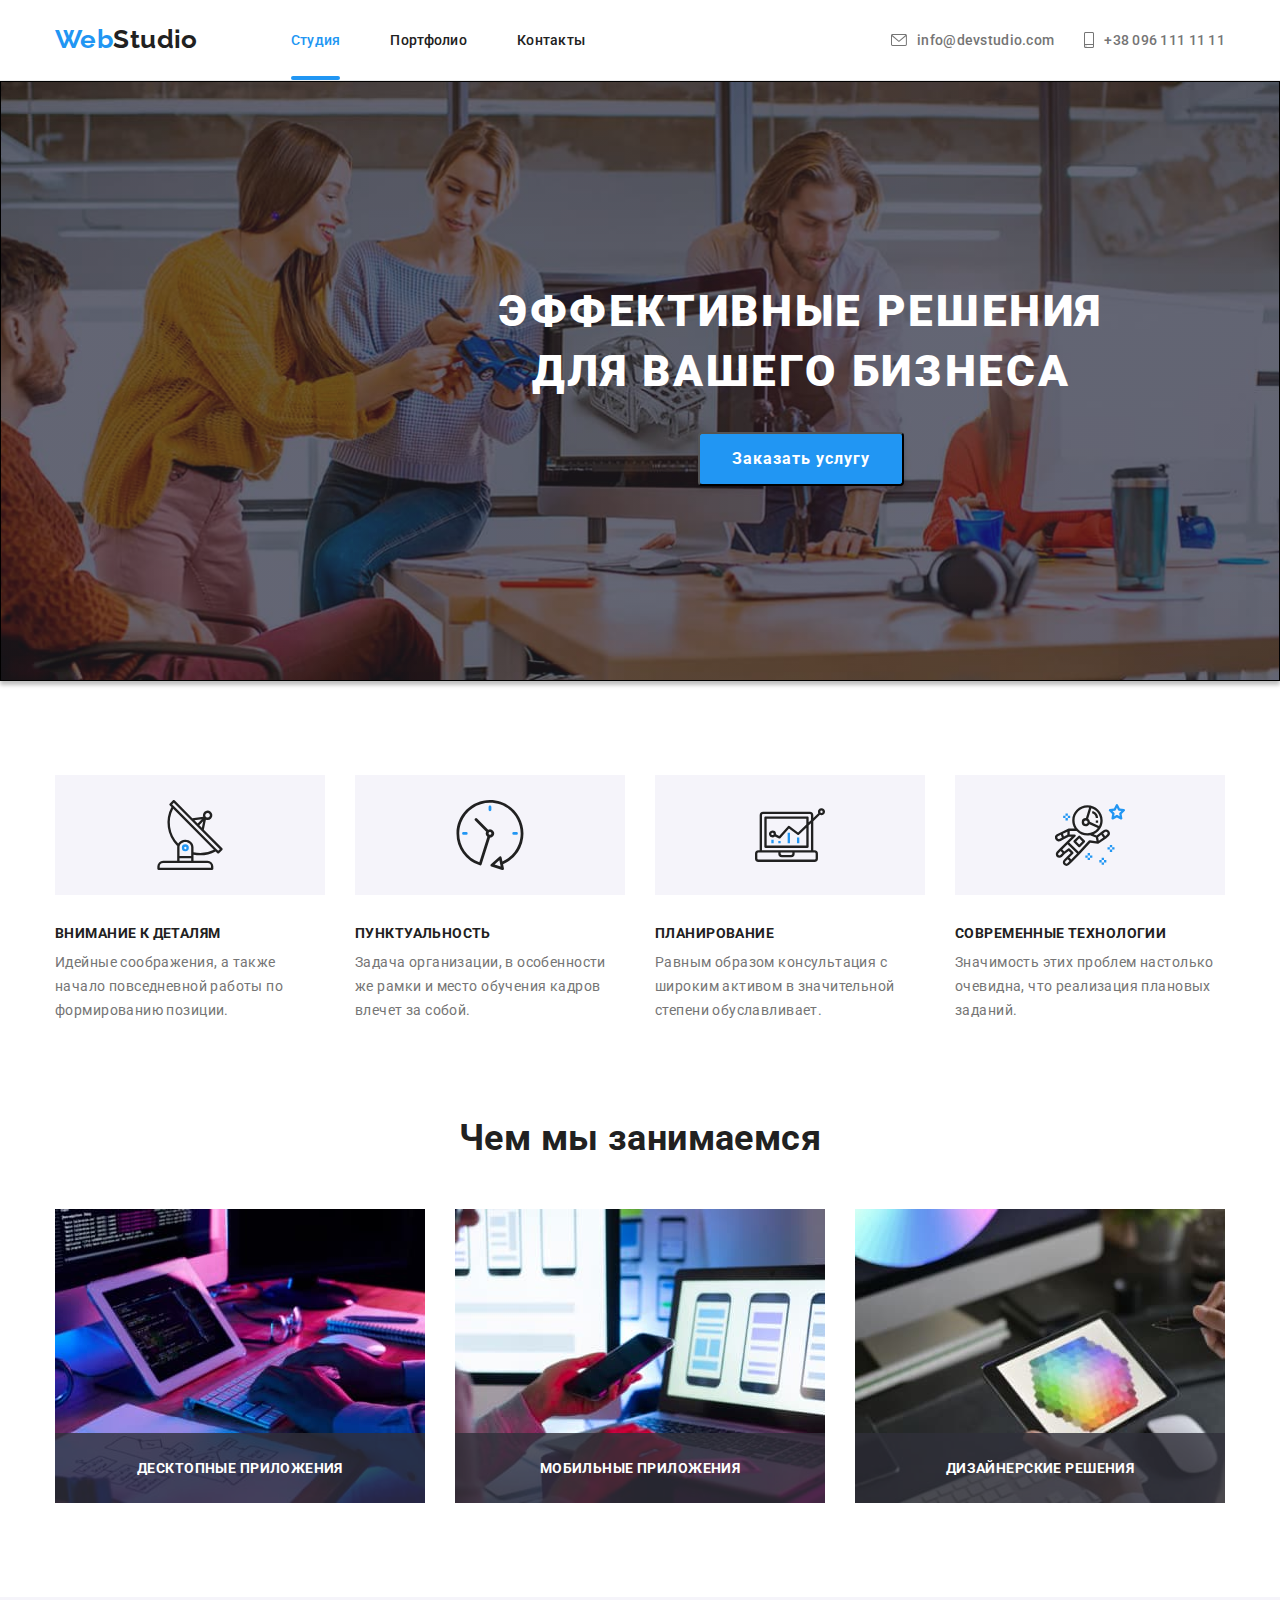
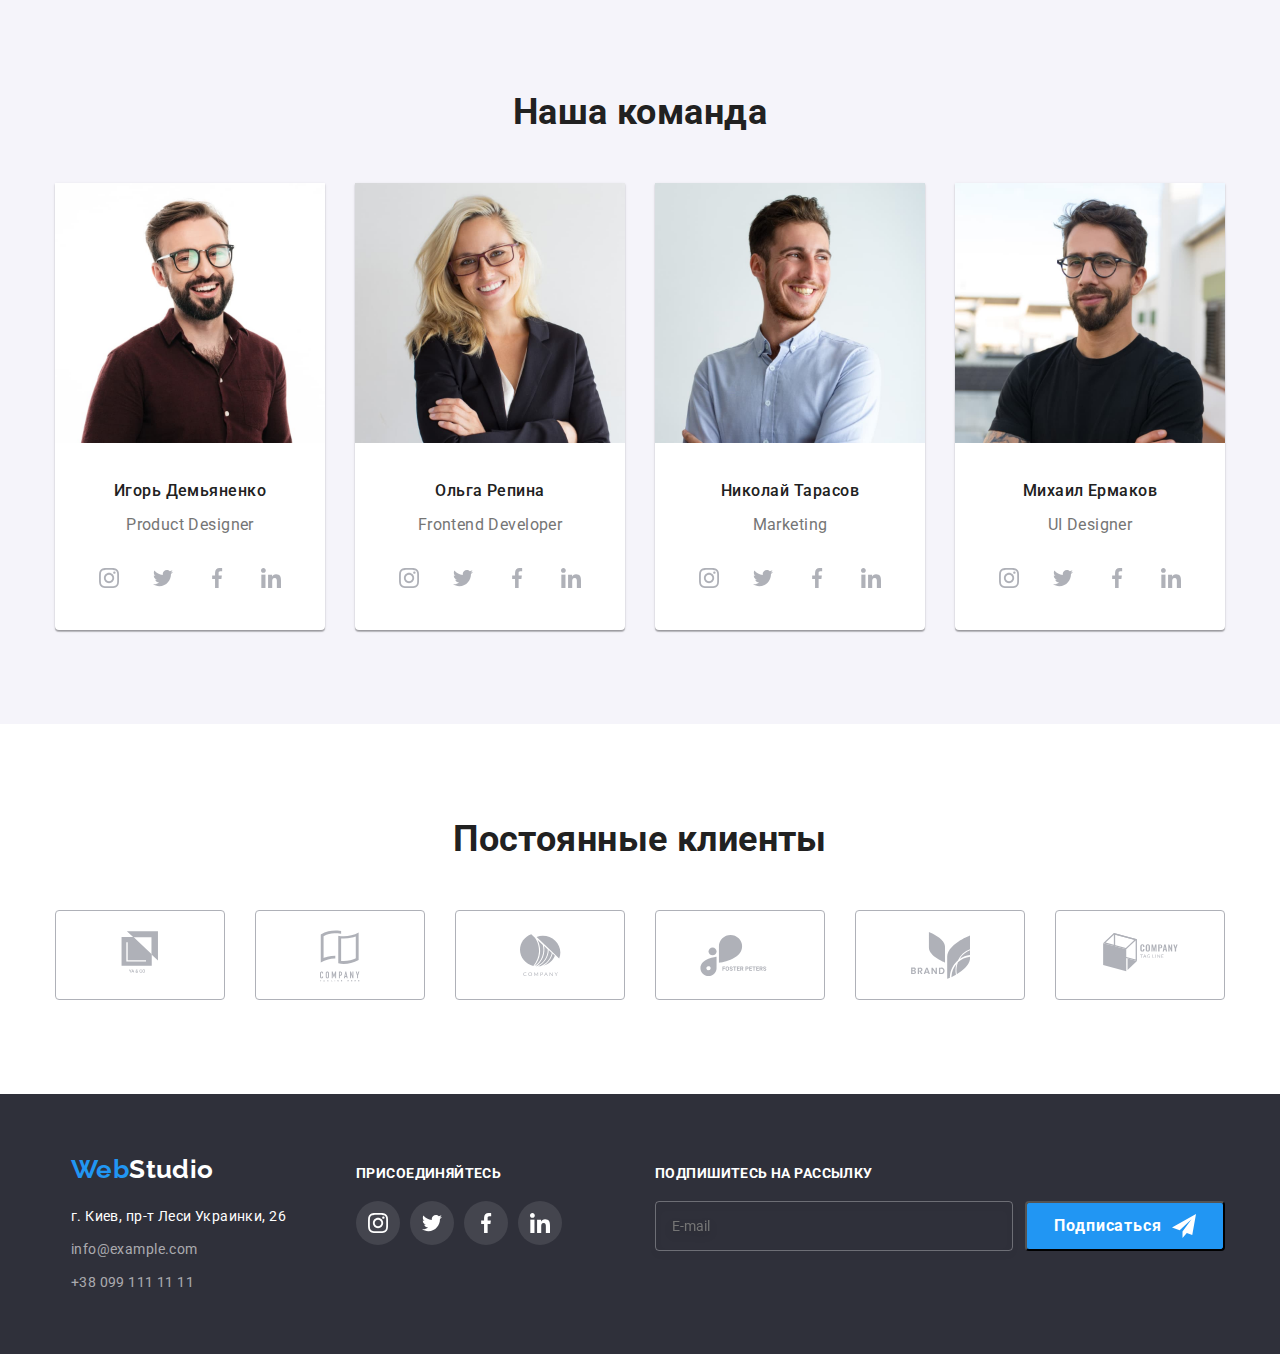
<file: index.html>
<!DOCTYPE html>
<html lang="ru">
  <head>
    <meta charset="UTF-8" />
    <meta name="viewport" content="width=device-width, initial-scale=1.0" />
    <title>Студия</title>
    <link
      href="https://fonts.googleapis.com/css2?family=Roboto:wght@400;500;700;900&display=swap"
      rel="stylesheet"
    />
    <link
      href="https://fonts.googleapis.com/css2?family=Raleway:wght@700&display=swap"
      rel="stylesheet"
    />
    <link
      href="https://cdnjs.cloudflare.com/ajax/libs/modern-normalize/1.0.0/modern-normalize.min.css"
      rel="stylesheet"
    />

    <link rel="stylesheet" href="./CSS/styles.css" />
  </head>
  <body>
    <header class="header">
      <div class="container header-conteiner">
        <nav class="navigation">
          <a href="index.html" class="link logo"
            >Web<span class="logo-studio">Studio</span></a
          >
          <ul class="list menu">
            <li class="menu-link">
              <a href="./index.html" class="link nav-link">Студия</a>
            </li>
            <li class="menu-link">
              <a href="./portfolio.html" class="link">Портфолио</a>
            </li>
            <li class="menu-link">
              <a href="" class="link">Контакты</a>
            </li>
          </ul>
        </nav>

        <ul class="list">
          <li class="contact-item">
            <a href="mailto:info@devstudio.com" class="link contacts">
              <svg class="cnt-item-svg-mail">
                <use href="./images/icons/sprite.svg#envelope"></use>
              </svg>
              info@devstudio.com</a
            >
          </li>
          <li class="contact-item">
            <a href="tel:+380961111111" class="link contacts">
              <svg class="cnt-item-svg-tel">
                <use href="./images/icons/sprite.svg#smartphone"></use>
              </svg>
              +38 096 111 11 11
            </a>
          </li>
        </ul>
      </div>
    </header>
    <main>
      <section class="hero">
        <div class="hero-title">
          <h1 class="page-title">Эффективные решения для вашего бизнеса</h1>
          <button class="btn" data-modal-open>Заказать услугу</button>
        </div>
      </section>

      <section class="skills">
        <div class="container">
          <ul class="list">
            <li class="skills-item icon-antenna">
              <h3 class="section-minor-title">Внимание к деталям</h3>
              <p class="main-text">
                Идейные соображения, а также начало повседневной работы по
                формированию позиции.
              </p>
            </li>
            <li class="skills-item icon-clock">
              <h3 class="section-minor-title">Пунктуальность</h3>
              <p class="main-text">
                Задача организации, в особенности же рамки и место обучения
                кадров влечет за собой.
              </p>
            </li>
            <li class="skills-item icon-diagram">
              <h3 class="section-minor-title">Планирование</h3>
              <p class="main-text">
                Равным образом консультация с широким активом в значительной
                степени обуславливает.
              </p>
            </li>
            <li class="skills-item icon-astronaut">
              <h3 class="section-minor-title">Современные технологии</h3>
              <p class="main-text">
                Значимость этих проблем настолько очевидна, что реализация
                плановых заданий.
              </p>
            </li>
          </ul>
        </div>
      </section>

      <!--Чем мы занимаемся-->

      <section class="about">
        <div class="container">
          <h2 class="section-title">Чем мы занимаемся</h2>
          <ul class="list about-itens">
            <li class="about-img">
              <div class="box-about">
                <h3 class="box-title">Десктопные приложения</h3>
              </div>
              <img
                src="./images/tab_code.jpg"
                alt="tab_code"
                width="370"
                height="294"
              />
            </li>
            <li class="about-img">
              <div class="box-about">
                <h3 class="box-title">Мобильные приложения</h3>
              </div>
              <img
                src="./images/mobile_device.jpg"
                alt="mobile_device"
                width="370"
                height="294"
              />
            </li>
            <li class="about-img">
              <div class="box-about">
                <h3 class="box-title">Дизайнерские решения</h3>
              </div>
              <img
                src="./images/tab_color.jpg"
                alt="tab_color"
                width="370"
                height="294"
              />
            </li>
          </ul>
        </div>
      </section>

      <section class="team">
        <div class="container">
          <h2 class="section-title">Наша команда</h2>
          <ul class="list team-block">
            <li class="team-container">
              <img
                src="./images/igor.jpg"
                alt="igor"
                width="270"
                height="260"
              />
              <div class="team-box">
                <h3 class="section-title team-name">Игорь Демьяненко</h3>
                <p class="role-description" lang="en">Product Designer</p>
                <ul class="list social-icons">
                  <li class="social-icons-item">
                    <a
                      class="social-icons-link"
                      href="https://www.instagram.com/"
                      target="_blank"
                      rel="noopener noreferer"
                      aria-label="instagram"
                    >
                      <svg class="social-icons-svg">
                        <use href="./images/icons/sprite.svg#instagram"></use>
                      </svg>
                    </a>
                  </li>
                  <li class="social-icons-item">
                    <a
                      class="social-icons-link"
                      href="https://www.twitter.com/"
                      target="_blank"
                      rel="noopener noreferer"
                      aria-label="twitter"
                      ><svg class="social-icons-svg">
                        <use href="./images/icons/sprite.svg#twitter"></use>
                      </svg>
                    </a>
                  </li>
                  <li class="social-icons-item">
                    <a
                      class="social-icons-link"
                      href="https://www.facebook.com/"
                      target="_blank"
                      rel="noopener noreferer"
                      aria-label="facebook"
                      ><svg class="social-icons-svg">
                        <use href="./images/icons/sprite.svg#facebook"></use>
                      </svg>
                    </a>
                  </li>
                  <li class="social-icons-item">
                    <a
                      class="social-icons-link"
                      href="https://www.linkedin.com/"
                      target="_blank"
                      rel="noopener noreferer"
                      aria-label="linkedin"
                      ><svg class="social-icons-svg">
                        <use href="./images/icons/sprite.svg#linkedin"></use>
                      </svg>
                    </a>
                  </li>
                </ul>
              </div>
            </li>
            <li class="team-container">
              <img
                src="./images/olga.jpg"
                alt="olga"
                width="270"
                height="260"
              />
              <div class="team-box">
                <h3 class="section-title team-name">Ольга Репина</h3>
                <p class="role-description" lang="en">Frontend Developer</p>
                <ul class="list social-icons">
                  <li class="social-icons-item">
                    <a
                      class="social-icons-link"
                      href="https://www.instagram.com/"
                      target="_blank"
                      rel="noopener noreferer"
                      aria-label="instagram"
                    >
                      <svg class="social-icons-svg">
                        <use href="./images/icons/sprite.svg#instagram"></use>
                      </svg>
                    </a>
                  </li>
                  <li class="social-icons-item">
                    <a
                      class="social-icons-link"
                      href="https://www.twitter.com/"
                      target="_blank"
                      rel="noopener noreferer"
                      aria-label="twitter"
                      ><svg class="social-icons-svg">
                        <use href="./images/icons/sprite.svg#twitter"></use>
                      </svg>
                    </a>
                  </li>
                  <li class="social-icons-item">
                    <a
                      class="social-icons-link"
                      href="https://www.facebook.com/"
                      target="_blank"
                      rel="noopener noreferer"
                      aria-label="facebook"
                      ><svg class="social-icons-svg">
                        <use href="./images/icons/sprite.svg#facebook"></use>
                      </svg>
                    </a>
                  </li>
                  <li class="social-icons-item">
                    <a
                      class="social-icons-link"
                      href="https://www.linkedin.com/"
                      target="_blank"
                      rel="noopener noreferer"
                      aria-label="linkedin"
                      ><svg class="social-icons-svg">
                        <use href="./images/icons/sprite.svg#linkedin"></use>
                      </svg>
                    </a>
                  </li>
                </ul>
              </div>
            </li>
            <li class="team-container">
              <img
                src="./images/nikolay.jpg"
                alt="nikolay"
                width="270"
                height="260"
              />
              <div class="team-box">
                <h3 class="section-title team-name">Николай Тарасов</h3>
                <p class="role-description" lang="en">Marketing</p>
                <ul class="list social-icons">
                  <li class="social-icons-item">
                    <a
                      class="social-icons-link"
                      href="https://www.instagram.com/"
                      target="_blank"
                      rel="noopener noreferer"
                      aria-label="instagram"
                    >
                      <svg class="social-icons-svg">
                        <use href="./images/icons/sprite.svg#instagram"></use>
                      </svg>
                    </a>
                  </li>
                  <li class="social-icons-item">
                    <a
                      class="social-icons-link"
                      href="https://www.twitter.com/"
                      target="_blank"
                      rel="noopener noreferer"
                      aria-label="twitter"
                      ><svg class="social-icons-svg">
                        <use href="./images/icons/sprite.svg#twitter"></use>
                      </svg>
                    </a>
                  </li>
                  <li class="social-icons-item">
                    <a
                      class="social-icons-link"
                      href="https://www.facebook.com/"
                      target="_blank"
                      rel="noopener noreferer"
                      aria-label="facebook"
                      ><svg class="social-icons-svg">
                        <use href="./images/icons/sprite.svg#facebook"></use>
                      </svg>
                    </a>
                  </li>
                  <li class="social-icons-item">
                    <a
                      class="social-icons-link"
                      href="https://www.linkedin.com/"
                      target="_blank"
                      rel="noopener noreferer"
                      aria-label="linkedin"
                      ><svg class="social-icons-svg">
                        <use href="./images/icons/sprite.svg#linkedin"></use>
                      </svg>
                    </a>
                  </li>
                </ul>
              </div>
            </li>
            <li class="team-container">
              <img
                src="./images/mihail.jpg"
                alt="mihail"
                width="270"
                height="260"
              />
              <div class="team-box">
                <h3 class="section-title team-name">Михаил Ермаков</h3>
                <p class="role-description" lang="en">UI Designer</p>
                <ul class="list social-icons">
                  <li class="social-icons-item">
                    <a
                      class="social-icons-link"
                      href="https://www.instagram.com/"
                      target="_blank"
                      rel="noopener noreferer"
                      aria-label="instagram"
                    >
                      <svg class="social-icons-svg">
                        <use href="./images/icons/sprite.svg#instagram"></use>
                      </svg>
                    </a>
                  </li>
                  <li class="social-icons-item">
                    <a
                      class="social-icons-link"
                      href="https://www.twitter.com/"
                      target="_blank"
                      rel="noopener noreferer"
                      aria-label="twitter"
                      ><svg class="social-icons-svg">
                        <use href="./images/icons/sprite.svg#twitter"></use>
                      </svg>
                    </a>
                  </li>
                  <li class="social-icons-item">
                    <a
                      class="social-icons-link"
                      href="https://www.facebook.com/"
                      target="_blank"
                      rel="noopener noreferer"
                      aria-label="facebook"
                      ><svg class="social-icons-svg">
                        <use href="./images/icons/sprite.svg#facebook"></use>
                      </svg>
                    </a>
                  </li>
                  <li class="social-icons-item">
                    <a
                      class="social-icons-link"
                      href="https://www.linkedin.com/"
                      target="_blank"
                      rel="noopener noreferer"
                      aria-label="linkedin"
                      ><svg class="social-icons-svg">
                        <use href="./images/icons/sprite.svg#linkedin"></use>
                      </svg>
                    </a>
                  </li>
                </ul>
              </div>
            </li>
          </ul>
        </div>
      </section>
      <section class="clients">
        <div class="container">
          <h2 class="section-title">Постоянные клиенты</h2>
          <ul class="list client-icons">
            <li class="client-icon-item">
              <a
                class="client-icon-link"
                href=""
                target="_blank"
                rel="noopener noreferer"
              >
                <svg
                  class="client-icon-svg"
                  height="49.226806640625px"
                  width="44.269989013671875px"
                >
                  <use href="./images/icons/sprite.svg#logo-1"></use>
                </svg>
              </a>
            </li>
            <li class="client-icon-item">
              <a
                class="client-icon-link"
                href=""
                target="_blank"
                rel="noopener noreferer"
              >
                <svg class="client-icon-svg" height="52px" width="40px">
                  <use href="./images/icons/sprite.svg#logo-2"></use>
                </svg>
              </a>
            </li>
            <li class="client-icon-item">
              <a
                class="client-icon-link"
                href=""
                target="_blank"
                rel="noopener noreferer"
              >
                <svg class="client-icon-svg" height="42.6px" width="41px">
                  <use href="./images/icons/sprite.svg#logo-3"></use>
                </svg>
              </a>
            </li>
            <li class="client-icon-item">
              <a
                class="client-icon-link"
                href=""
                target="_blank"
                rel="noopener noreferer"
              >
                <svg class="client-icon-svg" height="42.02px" width="79.66px">
                  <use href="./images/icons/sprite.svg#logo-4"></use>
                </svg>
              </a>
            </li>
            <li class="client-icon-item">
              <a
                class="client-icon-link"
                href=""
                target="_blank"
                rel="noopener noreferer"
              >
                <svg class="client-icon-svg" height="47px" width="59px">
                  <use href="./images/icons/sprite.svg#logo-5"></use>
                </svg>
              </a>
            </li>
            <li class="client-icon-item">
              <a
                class="client-icon-link"
                href=""
                target="_blank"
                rel="noopener noreferer"
              >
                <svg class="client-icon-svg" height="45.44px" width="88.48px">
                  <use href="./images/icons/sprite.svg#logo-6"></use>
                </svg>
              </a>
            </li>
          </ul>
        </div>
      </section>
    </main>
      <footer class="footer">
        <section class="container">
          <div>
            <a href="index.html" class="link logo">Web<span class="logo-portfolio">Studio</span></a>
            <address>
              <a href="https://goo.gl/maps/m2TophCUb2dNiUJZ7" target="_blank" rel="noopener noreferer" class="link address">г.
                Киев, пр-т Леси
                Украинки, 26</a>
              <ul class="list foot-address-block">
                <li class="mail-tele-address">
                  <a href="mailto:info@example.com" class="link">info@example.com</a>
                </li>
                <li class="mail-tele-address">
                  <a href="tel:+380991111111" class="link">+38 099 111 11 11</a>
                </li>
              </ul>
            </address>
          </div>
          <div class="footer-social">
            <h3 class="section-minor-title">присоединяйтесь</h3>
            <ul class="list social-icons">
              <li class="social-icons-item">
                <a class="social-icons-link" href="https://www.instagram.com/" target="_blank" rel="noopener noreferer"
                  aria-label="instagram">
                  <svg class="social-icons-svg">
                    <use href="./images/icons/sprite.svg#instagram"></use>
                  </svg>
                </a>
              </li>
              <li class="social-icons-item">
                <a class="social-icons-link" href="https://www.twitter.com/" target="_blank" rel="noopener noreferer"
                  aria-label="twitter"><svg class="social-icons-svg">
                    <use href="./images/icons/sprite.svg#twitter"></use>
                  </svg>
                </a>
              </li>
              <li class="social-icons-item">
                <a class="social-icons-link" href="https://www.facebook.com/" target="_blank" rel="noopener noreferer"
                  aria-label="facebook"><svg class="social-icons-svg">
                    <use href="./images/icons/sprite.svg#facebook"></use>
                  </svg>
                </a>
              </li>
              <li class="social-icons-item">
                <a class="social-icons-link" href="https://www.linkedin.com/" target="_blank" rel="noopener noreferer"
                  aria-label="linkedin"><svg class="social-icons-svg">
                    <use href="./images/icons/sprite.svg#linkedin"></use>
                  </svg>
                </a>
              </li>
            </ul>
          </div>
          <div class="footer-signature">
            <h3 class="section-minor-title">Подпишитесь на рассылку</h3>
            <form class="social-icons">
              <label>
                <input class="input-mail" type="email" name="mail" placeholder="E-mail" />
              </label>
              <button class="btn-signature" type="submit">Подписаться</button>
            </form>
          </div>
        </section>
      </footer>

    <!--Modal Window-->

    <div class="backdrop is-hidden" data-modal>
      <div class="modal">
        <button class="btn-close-modal" data-modal-close>
          <svg width="11" height="11">
            <use href="./images/icons/sprite.svg#modal-close"></use>
          </svg>
        </button>
        <h2 class="modal-text">Оставьте свои данные, мы вам перезвоним</h2>

        <form class="modal-form">
          <div class="modal-inputs">
            <label class="lbtxt" for="name">Имя</label>
            <input
              class="modal-input-label"
              type="text"
              name="name"
              id="name"
            />
            <div class="modal-input-icon">
              <svg width="18" height="18">
                <use href="./images/icons/sprite.svg#modal-person"></use>
              </svg>
            </div>
          </div>

          <div class="modal-inputs">
            <label class="lbtxt" for="tel">Телефон</label>
            <input class="modal-input-label" type="tel" name="tel" id="tel" />
            <div class="modal-input-icon">
              <svg width="18" height="18">
                <use href="./images/icons/sprite.svg#modal-phone"></use>
              </svg>
            </div>
          </div>

          <div class="modal-inputs">
            <label class="lbtxt" for="mail">Почта</label>
            <input
              class="modal-input-label"
              type="email"
              name="mail"
              id="mail"
            />
            <div class="modal-input-icon">
              <svg width="18" height="18">
                <use href="./images/icons/sprite.svg#modal-email"></use>
              </svg>
            </div>
          </div>

          <div class="modal-inputs">
            <label class="lbtxt" for="comment">Комментарий</label>
            <textarea
              class="comment-box"
              name="comment"
              id="comment"
              placeholder="Введите текст"
              rows="6"
              cols="10"
              style="margin: 0px 0px; height: 120px; width: 371px"
            ></textarea>
          </div>

          <div class="checkbox">
            <label>
              <input
                type="checkbox"
                name="checkbox"
                class="old-checkbox visually-hidden"
              />
              <span class="checkbox-text">
                Соглашаюсь с рассылкой и принимаю
                <a href=" " class="checkbox-agr-link" title="Условия договора"
                  >Условия договора</a
                >
              </span>
              <span class="checkbox-icon">
                <svg class="checkbox-icon-svg">
                  <use href="./images/icons/sprite.svg#checkbox-icon"></use>
                </svg>
              </span>
            </label>
          </div>
          <button class="modal-btn">Отправить</button>
        </form>
      </div>
    </div>
    <script src="./js/modal.js"></script>
  </body>
</html>
</file>
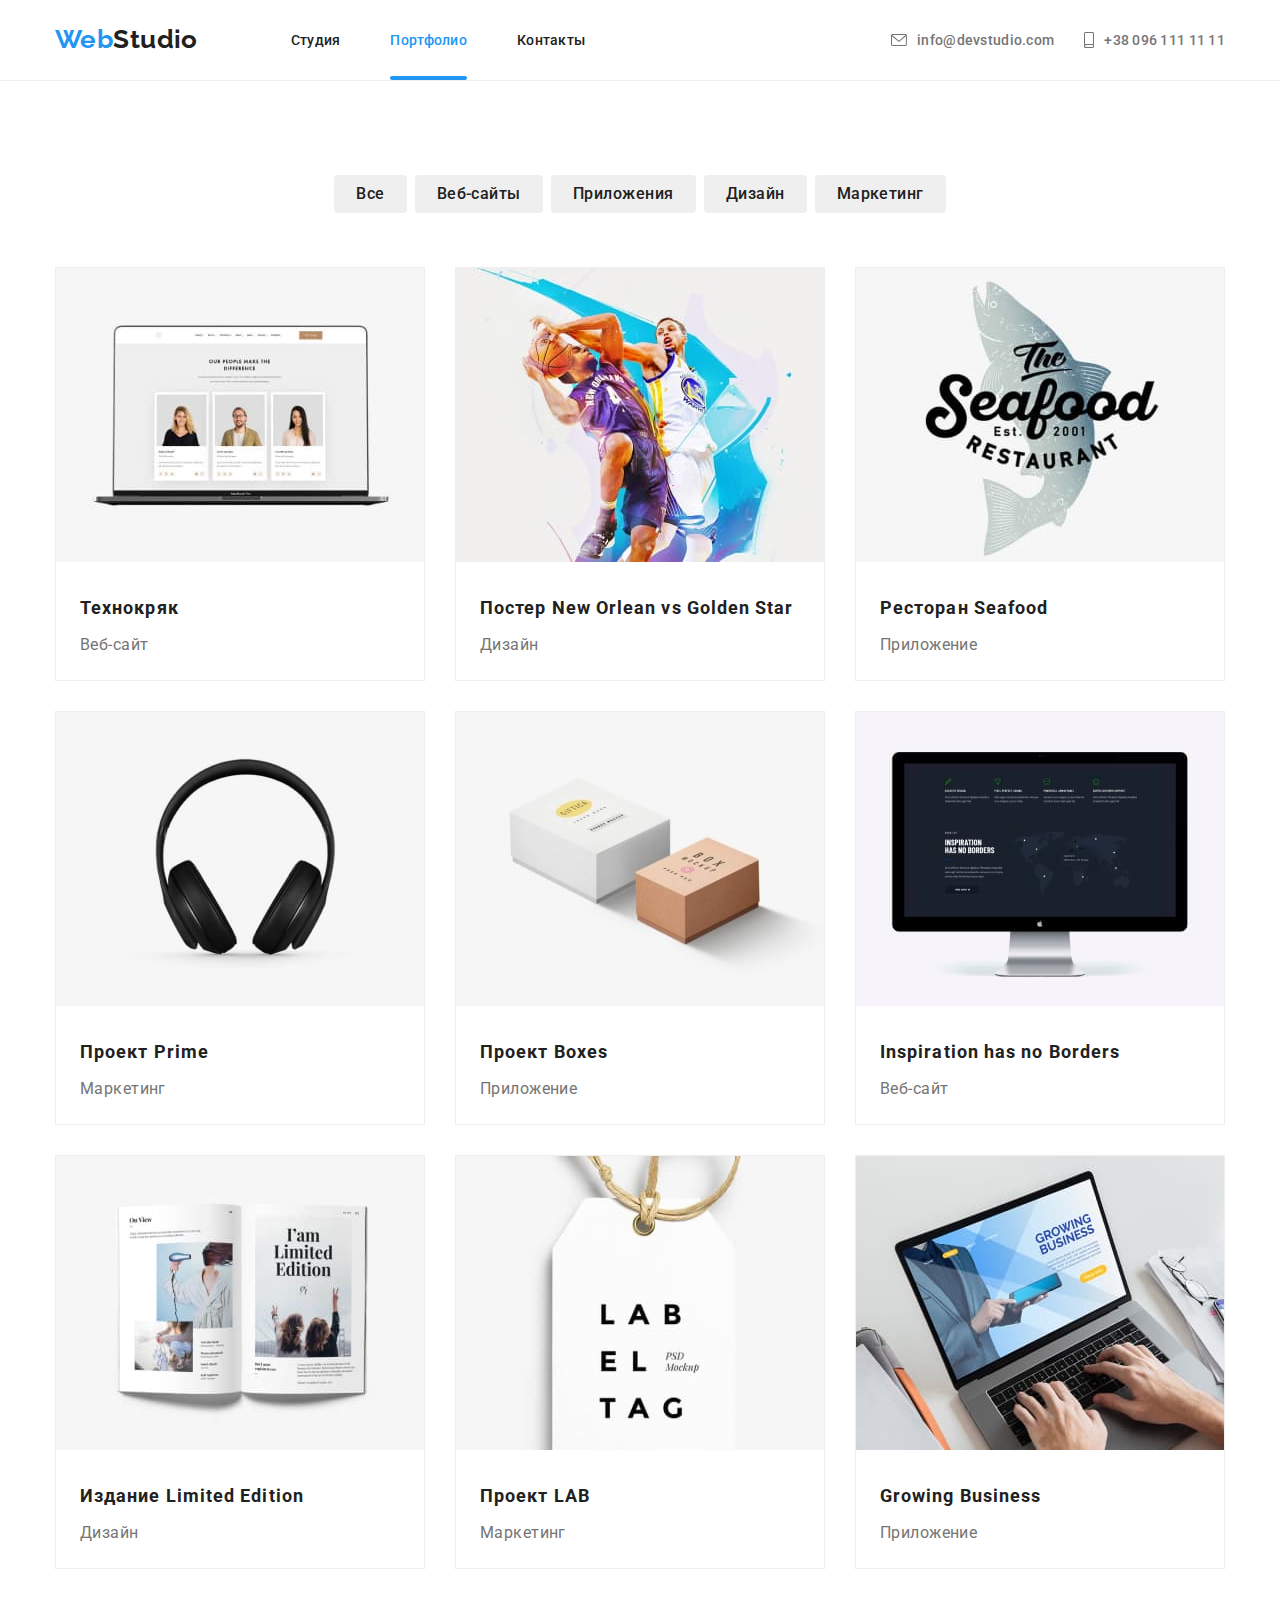
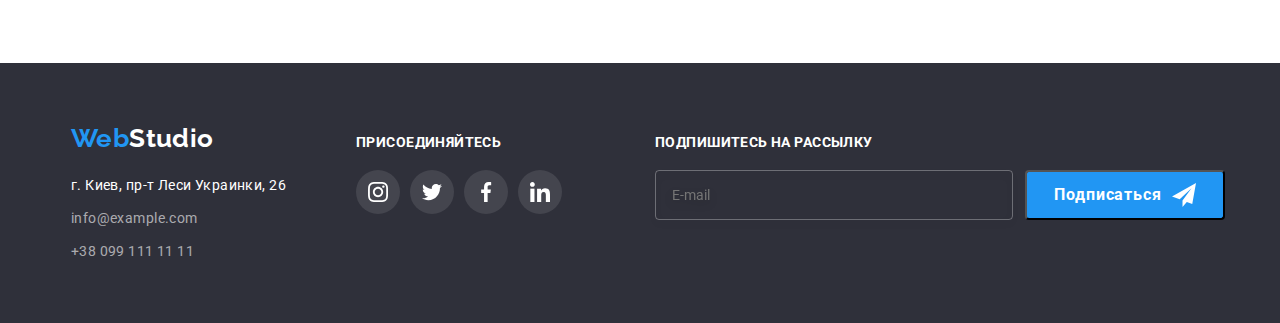
<file: portfolio.html>
<!DOCTYPE html>
<html lang="ru">
  <head>
    <meta charset="UTF-8" />
    <meta name="viewport" content="width=device-width, initial-scale=1.0" />
    <title>Портфолио</title>
    <link
      href="https://fonts.googleapis.com/css2?family=Roboto:wght@400;500;700;900&display=swap"
      rel="stylesheet"
    />
    <link
      href="https://fonts.googleapis.com/css2?family=Raleway:wght@700&display=swap"
      rel="stylesheet"
    />
    <link
      href="https://cdnjs.cloudflare.com/ajax/libs/modern-normalize/1.0.0/modern-normalize.min.css"
      rel="stylesheet"
    />

    <link rel="stylesheet" href="./CSS/styles.css" />
  </head>

  <body>
    <header class="header">
      <div class="container header-conteiner">
        <nav class="navigation">
            <a href="index.html" class="link logo"
              >Web<span class="logo-studio">Studio</span></a
            >
          <ul class="list menu">
            <li class="menu-link">
              <a href="./index.html" class="link">Студия</a>
            </li>
            <li class="menu-link">
              <a href="./portfolio.html" class="link nav-link">Портфолио</a>
            </li>
            <li class="menu-link">
              <a href="" class="link">Контакты</a>
            </li>
          </ul>
        </nav>

        <ul class="list contact-list">
          <li class="contact-item">
            <a href="mailto:info@devstudio.com" class="link contacts">
              <svg class="cnt-item-svg-mail">
                <use href="./images/icons/sprite.svg#envelope"></use>
              </svg>
              info@devstudio.com</a
            >
          </li>
          <li class="contact-item">
            <a href="tel:+380961111111" class="link contacts">
              <svg class="cnt-item-svg-tel">
                <use href="./images/icons/sprite.svg#smartphone"></use>
              </svg>
              +38 096 111 11 11
            </a>
          </li>
        </ul>
      </div>
    </header>
    <main>
      <section class="portfolio-container">
        <div class="container">
          <ul class="list portfolio-index">
            <li class="btn-li">
              <button class="btn-portfolio" type="button">Все</button>
            </li>
            <li class="btn-li">
              <button class="btn-portfolio" type="button">Веб-сайты</button>
            </li>
            <li class="btn-li">
              <button class="btn-portfolio" type="button">Приложения</button>
            </li>
            <li class="btn-li">
              <button class="btn-portfolio" type="button">Дизайн</button>
            </li>
            <li class="btn-li">
              <button class="btn-portfolio" type="button">Маркетинг</button>
            </li>
          </ul>
          <ul class="list samples">
            <li class="samples-items">
              <a href="" class="sample-items__link">
              <div class="popup-img">
                <img src="./images/portfolio/1.jpg" alt="Технокряк" />

                <div class="popup-window">
                  <p class="popup-text">
                    Весь день искал дома сосиски, но так и не нашел. Потом посмотрел на
                    довольное лицо тестя и понял: сосиски в тесте.
                  </p>
                </div>
              </div>
              <div class="sample-small-container">
                <h1 class="all-title">Технокряк</h1>
                <p class="all-title-description">Веб-сайт</p>
              </div>
              </a>
            </li>
            <li class="samples-items">
              <a href="" class="sample-items__link">
                <div class="popup-img">
                <img
                src="./images/portfolio/2.jpg"
                alt="Постер New Orlean vs
              Golden Star"
              />
              <div class="popup-window">
                <p class="popup-text">
                  Сидит на ветке укуренная белка, мимо катится укуренный ежик. Спрашивает белку:
                  — Где?
                  Белка (указывая лапкой)
                  — Там!!!
                  Еж и покатился туда. Затем возврещается и спрашивает:
                  — А что "там"?
                  Белка:
                  — ГДЕ?
                </p>
                </div>
                </div>
              <div class="sample-small-container">
                <h1 class="all-title">
                  Постер New Orlean vs Golden Star
                </h1>
                <p class="all-title-description">Дизайн</p>
              </div>
              </a>
            </li>
            <li class="samples-items">
              <a href="" class="sample-items__link">
                <div class="popup-img">
              <img src="./images/portfolio/3.jpg" alt="Ресторан Seafood" />
              <div class="popup-window">
                <p class="popup-text">
                  - А ты правда фрилансер? Скажи что-нибудь по-фрилансерски!
                  - Мне тяжело говорить, я почти неделю ничего не ел.
                </p>
              </div>
              </div>
              <div class="sample-small-container">
                <h1 class="all-title">Ресторан Seafood</h1>
                <p class="all-title-description">Приложение</p>
              </div>
              </a>
            </li>
            <li class="samples-items">
              <a href="" class="sample-items__link">
                <div class="popup-img">
              <img src="./images/portfolio/4.jpg" alt="Проект Prime" />
              <div class="popup-window">
                <p class="popup-text">
                Он так радовался, что у него появилась любовница, что не сдержался и рассказал жене.
                </p>
              </div>
              </div>
              <div class="sample-small-container">
                <h1 class="all-title">Проект Prime</h1>
                <p class="all-title-description">Маркетинг</p>
              </div>
              </a>
            </li>
            <li class="samples-items">
              <a href="" class="sample-items__link">
                <div class="popup-img">
              <img src="./images/portfolio/5.jpg" alt="Проект Boxes" />
              <div class="popup-window">
                <p class="popup-text">
                  Относись к людям так, как хочешь, потому что них@ра они не будут относиться к тебе так же, как относишься ты.
                </p>
              </div>
              </div>
              <div class="sample-small-container">
                <h1 class="all-title">Проект Boxes</h1>
                <p class="all-title-description">Приложение</p>
              </div>
              </a>
            </li>
            <li class="samples-items">
              <a href="" class="sample-items__link">
                <div class="popup-img">
              <img
                src="./images/portfolio/6.jpg"
                alt="Inspiration has no Borders"
              />
              <div class="popup-window">
                <p class="popup-text">
                  Когда будете жаловаться на свою работу, вспомните о том, что существует позиция директора по развитию бизнеса в ICQ.
                </p>
              </div>
              </div>
              <div class="sample-small-container">
                <h1 class="all-title">
                  Inspiration has no Borders
                </h1>
                <p class="all-title-description">Веб-сайт</p>
              </div>
              </a>
            </li>
            <li class="samples-items">
              <a href="" class="sample-items__link">
                <div class="popup-img">
              <img
                src="./images/portfolio/7.jpg"
                alt="Издание Limited Edition"
              />
              <div class="popup-window">
                <p class="popup-text">
                  - Мы живем на стыке эпох!
                  - Что он сказал?
                  - Он сказал: мы живем на стыке и пох!
                </p>
              </div>
              </div>
              <div class="sample-small-container">
                <h1 class="all-title">
                  Издание Limited Edition
                </h1>
                <p class="all-title-description">Дизайн</p>
              </div>
              </a>
            </li>
            <li class="samples-items">
              <a href="" class="sample-items__link">
                <div class="popup-img">
              <img src="./images/portfolio/9.jpg" alt="Проект LAB" />
              <div class="popup-window">
                <p class="popup-text">
                  В целом наблюдается отрицательный спад устойчивого роста уменьшения подъема числа заболевших на душу умерших после
                  выздоровления.
                </p>
              </div>
              </div>
              <div class="sample-small-container">
                <h1 class="all-title">Проект LAB</h1>
                <p class="all-title-description">Маркетинг</p>
              </div>
              </a>
            </li>
            <li class="samples-items">
              <a href="" class="sample-items__link">
                <div class="popup-img">
              <img src="./images/portfolio/8.jpg" alt="Growing Business" />
              <div class="popup-window">
                <p class="popup-text">
                  Если вы знакомитесь в Интернете с симпатичной женщиной и на вопрос, какой у неё IQ, она отвечает: "Четвёртый…", ничего
                  больше не объясняйте, не задавайте ей никаких вопросов, просто зовите в гости!
                </p>
              </div>
              </div>
              <div class="sample-small-container">
                <h1 class="all-title">Growing Business</h1>
                <p class="all-title-description">Приложение</p>
              </div>
              </a>
            </li>
          </ul>
        </div>
      </section>
    </main>
    <footer class="footer">
      <section class="container">
        <div>
          <a href="index.html" class="link logo"
            >Web<span class="logo-portfolio">Studio</span></a
          >
          <address>
            <a  href="https://goo.gl/maps/m2TophCUb2dNiUJZ7" target="_blank" rel="noopener noreferer" class="link address">г. Киев, пр-т Леси
              Украинки, 26</a>
            <ul class="list foot-address-block">
              <li class="mail-tele-address">
                <a href="mailto:info@example.com" class="link"
                  >info@example.com</a
                >
              </li>
              <li class="mail-tele-address">
                <a href="tel:+380991111111" class="link">+38 099 111 11 11</a>
              </li>
            </ul>
          </address>
        </div>
        <div class="footer-social">
          <h3 class="section-minor-title">присоединяйтесь</h3>
          <ul class="list social-icons">
            <li class="social-icons-item">
              <a
                class="social-icons-link"
                href="https://www.instagram.com/"
                target="_blank"
                rel="noopener noreferer"
                aria-label="instagram"
              >
                <svg class="social-icons-svg">
                  <use href="./images/icons/sprite.svg#instagram"></use>
                </svg>
              </a>
            </li>
            <li class="social-icons-item">
              <a
                class="social-icons-link"
                href="https://www.twitter.com/"
                target="_blank"
                rel="noopener noreferer"
                aria-label="twitter"
                ><svg class="social-icons-svg">
                  <use href="./images/icons/sprite.svg#twitter"></use>
                </svg>
              </a>
            </li>
            <li class="social-icons-item">
              <a
                class="social-icons-link"
                href="https://www.facebook.com/"
                target="_blank"
                rel="noopener noreferer"
                aria-label="facebook"
                ><svg class="social-icons-svg">
                  <use href="./images/icons/sprite.svg#facebook"></use>
                </svg>
              </a>
            </li>
            <li class="social-icons-item">
              <a
                class="social-icons-link"
                href="https://www.linkedin.com/"
                target="_blank"
                rel="noopener noreferer"
                aria-label="linkedin"
                ><svg class="social-icons-svg">
                  <use href="./images/icons/sprite.svg#linkedin"></use>
                </svg>
              </a>
            </li>
          </ul>
        </div>
        <div class="footer-signature">
          <h3 class="section-minor-title">Подпишитесь на рассылку</h3>
          <form class="social-icons">
            <label>
            <input
              class="input-mail"
              type="email"
              name="mail"
              placeholder="E-mail"
            />
            </label>
            <button class="btn-signature" type="submit">Подписаться</button>
          </form>
        </div>
      </section>
    </footer>
  </body>
</html>
</file>
<file: CSS/styles.css>
html {
  box-sizing: border-box;
}
*,
*::before,
*::after {
  box-sizing: border-box;
}

body {
  font-family: "Roboto", sans-serif;
  font-size: 14px;
  line-height: 1.714;
  letter-spacing: 0.03em;
  color: var(--main-text-cl);
}

h1,
h2,
h3,
h4 {
  margin-top: 0;
}

img {
  margin: 0;
}

p {
  margin: 0;
}
a {
  display: block;
}
:root {
  --main-text-cl: #757575;
  --accent-cl: #2196f3;
  --title-cl: #212121;
  --white: #ffffff;
  --gray-bg: #2f303a;
  --rgba: rgba(255, 255, 255, 0.6);
  --cteam-bg: #e5e5e5;
  --icons-color: #afb1b8;
  --bg-icons: rgba(245, 244, 250, 1);
  --text-box: rgba(255, 255, 255, 1);
  --backdrop: rgba(0, 0, 0, 0.2);
  --popupbg: rgba(33, 150, 243, 0.9);
}
.container {
  width: 1200px;
  padding-left: 15px;
  padding-right: 15px;
  margin-right: auto;
  margin-left: auto;
}

.header {
  border-bottom: 1px solid rgba(236, 236, 236, 1);
}

.header-conteiner {
  display: flex;
  justify-content: flex-end;
  align-items: center;
}

.navigation {
  display: flex;
  align-items: center;
  margin-right: auto;
  height: 80px;
}
.menu {
  display: inline-flex;
}

.menu-link {
  position: relative;
  font-weight: 500;
  font-size: 14px;
  line-height: 1.143;
  letter-spacing: 0.02em;
  color: #212121;
}

.menu-link:not(:last-child) {
  margin-right: 50px;
}

.list {
  display: flex;
  list-style: none;
  margin: 0;
  padding: 0;
}

.header .link {
  padding-top: 32px;
  padding-bottom: 32px;
}
.link {
  text-decoration: none;
  color: inherit;

  transition-property: color;
  transition-duration: 250ms;
  transition-timing-function: cubic-bezier(0.4, 0, 0.2, 1);
}
.link:hover,
.link:focus {
  color: var(--accent-cl);
}
.menu-link {
  padding-top: 32px;
  padding-bottom: 32px;
  position: relative;
}

.nav-link {
  color: var(--accent-cl);
}

.nav-link::after {
  display: block;
  content: "";
  position: absolute;
  bottom: 32px;
  width: 100%;
  height: 4px;
  background-color: var(--accent-cl);
  border-radius: 2px;
  transform: scaleX(1);
  transition-property: transform;
  transition-duration: 250ms;
  transition-timing-function: cubic-bezier(0.4, 0, 0.2, 1);
}

.nav-link:hover::after,
.nav-link:focus::after,
.nav-link:active::after {
  transform: scaleX(0);
}

.about {
  padding-bottom: 94px;
}

.about-itens > .about-img:not(:last-child) {
  margin-right: 30px;
}

.about-img {
  position: relative;
  height: 294px;
}

.box-about {
  display: flex;
  align-items: center;
  justify-content: center;
  position: absolute;
  width: 100%;
  height: 70px;
  bottom: 0;
  background: rgba(47, 48, 58, 0.8);
}
.box-title {
  margin: 0;
  font-weight: bold;
  font-style: normal;
  font-size: 14px;
  line-height: 1.143;
  text-align: center;
  color: var(--text-box);
  text-transform: uppercase;
}
.section-title {
  margin-bottom: 50px;
  font-weight: 700;
  font-size: 36px;
  line-height: 1.167;
  text-align: center;
  color: var(--title-cl);
}

.section-minor-title {
  margin-bottom: 10px;
  font-weight: 700;
  font-size: 14px;
  line-height: 1.143;
  color: var(--title-cl);
  text-transform: uppercase;
}
.footer .section-minor-title {
  color: var(--white);
  margin-bottom: 0;
}
.hero {
  padding: 200px 452px;
  max-width: 1600px;
  max-height: 600px;
  margin-left: auto;
  margin-right: auto;
  background-color: var(--gray-bg);
  background-image: radial-gradient(
      rgba(47, 48, 58, 0.4),
      rgba(47, 48, 58, 0.4)
    ),
    url(../images/bg-hero.jpg);
  background-repeat: no-repeat;
  background-position: center;
  background-size: cover;

  border: 1px solid #000000;
  box-shadow: 0px 4px 4px rgba(0, 0, 0, 0.25);
}

.hero-title {
  width: 696px;
}

.page-title {
  margin-bottom: 0px;
  font-weight: 900;
  font-size: 44px;
  line-height: 1.36;
  letter-spacing: 0.06em;
  text-transform: uppercase;
  color: #ffffff;
  text-align: center;
}

.btn {
  box-shadow: 0px 4px 4px rgba(0, 0, 0, 0.15);
  border-radius: 4px;
  padding: 10px 32px;
  margin-right: auto;
  margin-left: auto;
  margin-top: 30px;
  font-family: inherit;
  font-weight: 700;
  font-size: 16px;
  line-height: 1.87;
  display: flex;
  align-items: center;
  text-align: center;
  letter-spacing: 0.06em;
  background-color: var(--accent-cl);
  color: #ffffff;
}
.skills {
  padding-top: 94px;
  padding-bottom: 94px;
}
.skills-item {
  display: flex;
  flex-direction: column;
  width: 270px;
}
.skills-item:not(:last-child) {
  margin-right: 30px;
}

.skills-item::before {
  display: block;
  content: "";
  height: 120px;
  margin-bottom: 30px;

  background: var(--bg-icons);
  background-size: 70px 70px;
  background-repeat: no-repeat;
  background-position: center;
}

.icon-antenna::before {
  background-image: url(../images/icons/antenna.svg);
}

.icon-clock::before {
  background-image: url(../images/icons/clock.svg);
}
.icon-diagram::before {
  background-image: url(../images/icons/diagram.svg);
}
.icon-astronaut::before {
  background-image: url(../images/icons/astronaut.svg);
}

.menu-link {
  font-weight: 500;
  font-size: 14px;
  line-height: 1.143;
  letter-spacing: 0.02em;
  color: #212121;
}
.address {
  margin-top: 20px;
  font-style: normal;
}

.main-text {
  margin-top: 0%;
  font-size: 14px;
  line-height: 1.71;
  color: var(--main-text-cl);
}

.team {
  padding-top: 94px;
  padding-bottom: 94px;
  background-color: rgba(245, 244, 250, 1);
}

.team-box {
  padding: 30px 32px;
}

.team-container {
  background: #ffffff;
  box-shadow: 0px 1px 3px rgba(0, 0, 0, 0.12), 0px 1px 1px rgba(0, 0, 0, 0.14),
    0px 2px 1px rgba(0, 0, 0, 0.2);
  border-radius: 0px 0px 4px 4px;
}

.team-container:not(:last-child) {
  margin-right: 30px;
}
.team-block {
  margin-top: 50px;
}

.role-description {
  margin-top: 10px;
  font-size: 16px;
  text-align: center;

  line-height: 1.87;
  color: var(--main-text-cl);
}

.logo {
  font-family: "Raleway", sans-serif;
  font-style: normal;
  font-weight: bold;
  font-size: 26px;
  line-height: 1.192;
  color: #2196f3;
}
.header .logo {
  display: block;
  margin-right: 93px;
  padding-top: 24px;
  padding-bottom: 25px;
}

.logo-studio {
  color: #212121;
}

.logo-portfolio {
  color: #ffffff;
}

.team-name {
  margin-bottom: 0px;
  font-weight: 500;
  font-size: 16px;
  line-height: 1.187;
  letter-spacing: 0.03em;
  color: var(--title-cl);
}

.footer {
  padding-top: 60px;
  padding-bottom: 60px;
  font-size: 14px;
  line-height: 1.71;
  letter-spacing: 0.03em;
  color: #ffffff;
  background-color: var(--gray-bg);
}

.foot-address-block {
  font-style: normal;
  display: flex;
  flex-direction: column;
  margin-top: 9px;
}

.all-title {
  margin-bottom: 0px;
  font-size: 18px;
  line-height: 2;
  letter-spacing: 0.06em;
  color: var(--title-cl);
}
.all-title-description {
  margin-top: 4px;
  font-size: 16px;
  line-height: 1.87;
  color: var(--main-text-cl);
}

.portfolio-index {
  display: flex;
  justify-content: center;
}

.portfolio-container {
  padding-top: 94px;
  padding-bottom: 94px;
}
.btn-li:not(:last-child) {
  margin-right: 8px;
}

.btn-portfolio {
  cursor: pointer;
  font-family: inherit;
  padding: 6px 22px;
  font-weight: 500;
  font-size: 16px;
  line-height: 1.62;
  text-align: center;
  letter-spacing: 0.03em;
  height: 38px;
  color: var(--title-cl);
  border-radius: 4px;
  border: none;

  transition-property: all;
  transition-duration: 250ms;
  transition-timing-function: cubic-bezier(0.4, 0, 0.2, 1);
}

.btn-portfolio:hover,
.btn-portfolio:focus {
  color: var(--white);
  background-color: var(--accent-cl);
  box-shadow: 0px 4px 4px 0px rgba(0, 0, 0, 0.25);
}

.samples {
  display: flex;
  flex-wrap: wrap;
  margin-top: 54px;
}

.samples-items {
  cursor: pointer;
  width: 370px;
  margin-right: 30px;
  margin-bottom: 30px;
  border: 1px solid #eeeeee;
  transition-property: box-shadow;
  transition-duration: 250ms;
  transition-timing-function: cubic-bezier(0.4, 0, 0.2, 1);
}

.samples-items:hover {
  box-shadow: 0px 4px 4px 0px rgba(0, 0, 0, 0.25);
}

.samples-items:nth-child(3n) {
  margin-right: 0px;
}
.samples-items:nth-last-child(-n + 3) {
  margin-bottom: 0px;
}

.sample-items__link {
  text-decoration: none;
}

.sample-items__link:hover .popup-window,
.sample-items__link:focus .popup-window {
  opacity: 1;
  transform: translateY(0%);
}

.sample-small-container {
  padding: 20px 24px;
}

.social-icons {
  display: flex;
  justify-content: center;
  margin-top: 16px;
}

.social-icons-item {
  display: flex;
}
.social-icons-item:not(:last-child) {
  margin-right: 10px;
}

.social-icons-link {
  display: flex;
  justify-content: center;
  align-items: center;
  width: 44px;
  height: 44px;
  background-color: var(--white);
  border-radius: 50%;
  transition-property: background-color;
  transition-duration: 250ms;
  transition-timing-function: cubic-bezier(0.4, 0, 0.2, 1);
}

.social-icons-link:hover,
.social-icons-link:focus {
  background-color: var(--accent-cl);
}

.social-icons-link:hover .social-icons-svg,
.social-icons-link:focus .social-icons-svg {
  fill: var(--white);
}

.social-icons-svg {
  width: 20px;
  height: 20px;
  fill: var(--icons-color);

  transition-property: fill;
  transition-duration: 250ms;
  transition-timing-function: cubic-bezier(0.4, 0, 0.2, 1);
}
.contacts {
  display: flex;
  align-items: center;
  font-style: normal;
  font-weight: 500;
  font-size: 14px;
  line-height: 1.143;
  letter-spacing: 0.02em;
}

.contact-item:not(:last-child) {
  margin-right: 30px;
}
.cnt-item-svg-mail {
  height: 12px;
  width: 16px;
  margin-right: 10px;
  fill: var(--main-text-cl);
  transition-property: fill;
  transition-duration: 250ms;
  transition-timing-function: cubic-bezier(0.4, 0, 0.2, 1);
}
.cnt-item-svg-tel {
  height: 16px;
  width: 10px;
  margin-right: 10px;
  fill: var(--main-text-cl);
  transition-property: fill;
  transition-duration: 250ms;
  transition-timing-function: cubic-bezier(0.4, 0, 0.2, 1);
}

.contact-item {
  align-items: center;
}

.mail-tele-address {
  color: var(--rgba);
}

.mail-tele-address:not(:last-child) {
  margin-bottom: 9px;
}

.contacts:hover .cnt-item-svg-mail,
.contacts:focus .cnt-item-svg-mail {
  fill: var(--accent-cl);
}

.contacts:hover .cnt-item-svg-tel,
.contacts:focus .cnt-item-svg-tel {
  fill: var(--accent-cl);
}

.clients {
  padding-top: 94px;
  padding-bottom: 94px;
}

.client-icons {
  display: flex;
  margin-top: 50px;
}

.client-icon-item {
  display: inline-block;
  justify-content: center;
  align-items: center;
  box-sizing: border-box;
  width: 170px;
  height: 90px;
  border: 1px solid var(--icons-color);
  border-radius: 4px;
  transition-property: border;
  transition-duration: 250ms;
  transition-timing-function: cubic-bezier(0.4, 0, 0.2, 1);
}

.client-icon-item:not(:last-child) {
  margin-right: 30px;
}

.client-icon-link {
  display: flex;
  justify-content: center;
  align-items: center;
  height: 90px;
}

.client-icon-link:hover .client-icon-svg,
.client-icon-link:focus .client-icon-svg {
  fill: var(--accent-cl);
}

.client-icon-svg {
  fill: var(--icons-color);
  transition-property: fill;
  transition-duration: 250ms;
  transition-timing-function: cubic-bezier(0.4, 0, 0.2, 1);
}

.client-icon-item:hover {
  border: 1px solid var(--accent-cl);
}

.footer .social-icons {
  margin-top: 20px;
  margin-bottom: 0px;
}
.footer-social {
  display: flex;
  flex-direction: column;
  width: 206px;
  margin-left: 70px;
}

.footer .container {
  display: flex;
  justify-content: flex-end;
  align-items: baseline;
}

.footer .social-icons-link {
  background-color: rgba(255, 255, 255, 0.1);
}

.footer .social-icons-svg {
  fill: var(--white);
}

.footer-signature {
  display: flex;
  flex-direction: column;
  margin-left: 93px;
  width: 570px;
  height: 86px;
}

.social-icons-link:hover,
.social-icons-link:focus {
  background-color: var(--accent-cl);
}

/*Modal conteiner*/

.backdrop {
  position: fixed;
  top: 0;
  left: 0;
  width: 100%;
  height: 100%;
  background-color: var(--backdrop);
  opacity: 1;
  transition: opacity 250ms cubic-bezier(0.4, 0, 0.2, 1);
}

.backdrop.is-hidden {
  opacity: 0;
  pointer-events: none;
}

.backdrop.is-hidden .modal {
  transform: translate(-50%, -50%) scale(0);
}
.modal {
  display: flex;
  flex-direction: column;
  position: absolute;
  top: 50%;
  left: 50%;
  width: 528px;
  height: 581px;
  padding: 40px;
  background-color: var(--text-box);
  border: 1px solid rgba(0, 0, 0, 0.1);
  box-shadow: 0px 1px 3px rgba(0, 0, 0, 0.12), 0px 1px 1px rgba(0, 0, 0, 0.14),
    0px 2px 1px rgba(0, 0, 0, 0.2);
  border-radius: 4px;
  transform: translate(-50%, -50%) scale(1);
  transition: transform 250ms cubic-bezier(0.4, 0, 0.2, 1);
}
.btn-close-modal {
  position: absolute;
  cursor: pointer;
  top: 8px;
  right: 8px;
  display: flex;
  align-items: center;
  justify-content: center;
  padding: 0;
  margin-left: auto;
  width: 30px;
  height: 30px;
  border: 1px solid rgba(0, 0, 0, 0.1);
  border-radius: 50%;
  background-color: transparent;
}

.btn-close-modal :hover {
  fill: var(--accent-cl);
}

textarea {
  resize: none;
}

.modal-form {
  margin-top: 12px;
}
.modal-text {
  width: 448px;
  height: 23px;
  margin-bottom: 0;
  font-weight: bold;
  font-size: 20px;
  line-height: 1.15;
  text-align: center;
  letter-spacing: 0.03em;
  color: var(--title-cl);
}
.modal-inputs {
  display: flex;
  flex-direction: column;
  position: relative;
  margin-bottom: 10px;
}

.modal-inputs .modal-input-label {
  width: 448px;
  height: 40px;
  padding-left: 40px;
  border: 1px solid rgba(33, 33, 33, 0.2);
  box-sizing: border-box;
  border-radius: 4px;
  outline: none;
}

.modal-input-icon {
  position: absolute;
  top: 29px;
  left: 12px;
}
.modal-inputs :focus {
  border: 1px solid var(--accent-cl);
}

.modal-inputs:focus-within .modal-input-icon {
  fill: #2196f3;
}

.comment-box {
  padding: 12px 16px;
  max-width: 100%;
  min-width: 100%;
  min-height: 120px;
  margin-bottom: 0px;
  border: 1px solid rgba(33, 33, 33, 0.2);
  outline: none;
  border-radius: 4px;
  background-color: transparent;
  color: #757575;
}

.lbtxt {
  width: 25px;
  height: 14px;
  font-size: 12px;
  line-height: 1.167;
  margin-bottom: 4px;
}

.checkbox {
  position: relative;
  display: flex;
  justify-content: center;
  align-items: center;
  margin-top: 20px;
}
.checkbox-text {
  margin-left: 23px;
  font-size: 14px;
  line-height: 1.71;
  color: var(--main-text-cl);
}
.checkbox-agr-link {
  display: inline-flex;
  color: var(--accent-cl);
}
.checkbox-icon {
  cursor: pointer;
  position: absolute;
  top: 50%;
  transform: translateY(-50%);
  display: flex;
  justify-content: center;
  align-items: center;
  width: 16px;
  height: 15px;
  border: 2px solid black;
  border-radius: 2px;
}

.checkbox-icon-svg {
  fill: var(--white);
}

.old-checkbox:focus:checked ~ .checkbox-icon {
  background-color: #2196f3;
  border: none;
  filter: drop-shadow(0px 4px 4px rgba(0, 0, 0, 0.25));
}
.old-checkbox :checked ~ .checkbox-text {
  filter: drop-shadow(0px 4px 4px rgba(0, 0, 0, 0.25));
}

.visually-hidden {
  position: absolute;
  clip: rect(0 0 0 0);
  width: 1px;
  height: 1px;
  margin: -1px;
}
.modal-btn {
  display: flex;
  align-items: center;
  justify-content: center;
  cursor: pointer;
  width: 200px;
  height: 50px;
  font-weight: bold;
  font-size: 16px;
  line-height: 1.87;
  margin-top: 30px;
  margin-left: auto;
  margin-right: auto;
  text-align: center;
  letter-spacing: 0.06em;
  color: var(--white);
  background-color: rgba(33, 150, 243, 1);
  filter: drop-shadow(0px 4px 4px rgba(0, 0, 0, 0.25));
  border-radius: 4px;
  border: none;
}

/*Portfolio: popup-window*/
.popup-window {
  position: absolute;
  top: 0;
  left: 0;
  padding: 63px 24px;
  width: 370px;
  height: 294px;
  background-color: var(--popupbg);
  opacity: 0;
  transform: translateY(100%);
  transition: transform 250ms cubic-bezier(0.4, 0, 0.2, 1);
}
.popup-text {
  font-style: normal;
  font-size: 18px;
  line-height: 1.56;
  color: var(--white);
}
.popup-img {
  position: relative;
  overflow: hidden;
}

.samples-items:hover .popup-window {
  opacity: 1;
  transform: translateY(0%);
}

.input-mail {
  width: 358px;
  height: 50px;
  padding: 15px 16px;
  background-color: transparent;
  border: 1px solid rgba(255, 255, 255, 0.3);
  filter: drop-shadow(0px 4px 4px rgba(0, 0, 0, 0.15));
  border-radius: 4px;
}
.btn-signature {
  width: 200px;
  height: 50px;
  margin-left: 12px;
  font-weight: bold;
  font-size: 16px;
  line-height: 1.87;
  display: flex;
  align-items: center;
  justify-content: center;
  text-align: center;
  letter-spacing: 0.06em;
  color: var(--white);
  background-color: var(--accent-cl);
  border-radius: 4px;
}

.btn-signature:after {
  display: block;
  content: "";
  width: 24px;
  height: 24px;
  margin-left: 10px;
  background-image: url(../images/signature-icon.svg);
  background-position: center;
  background-repeat: no-repeat;
  background-size: cover;
}
</file>
